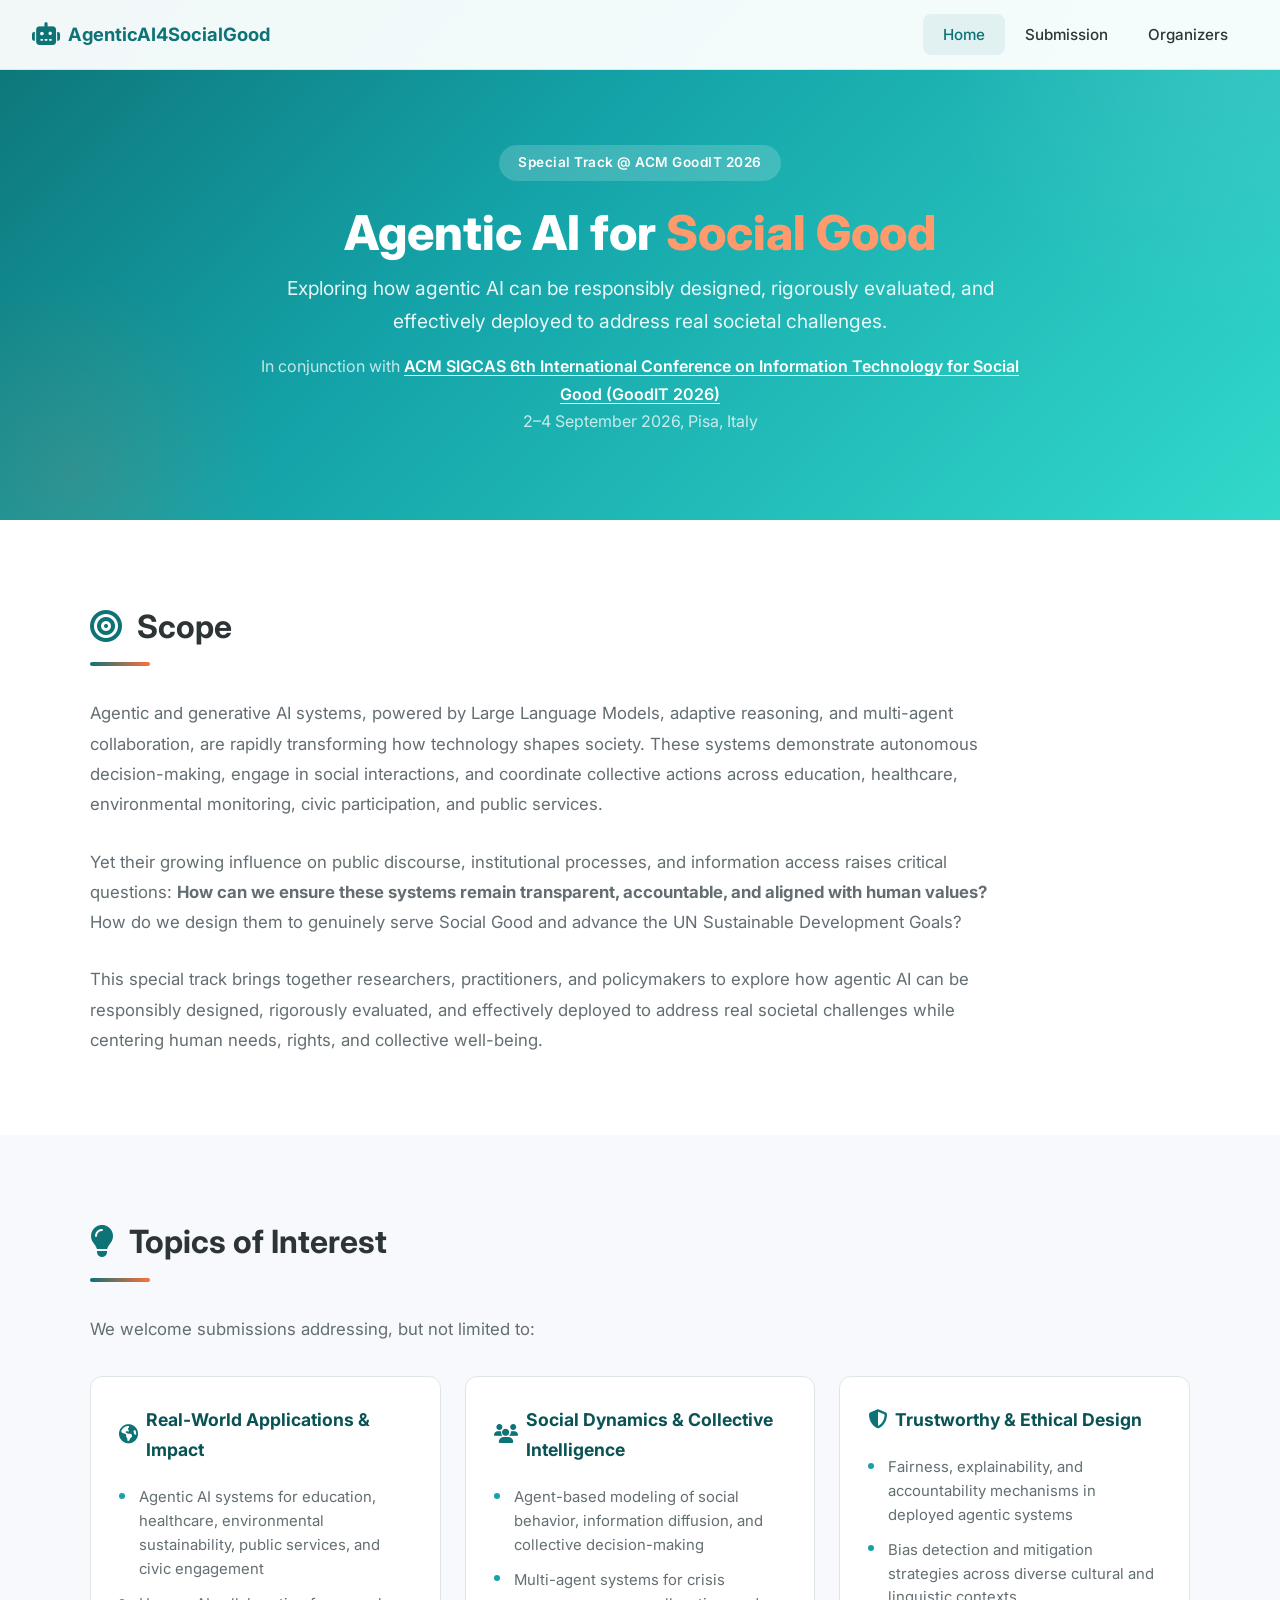
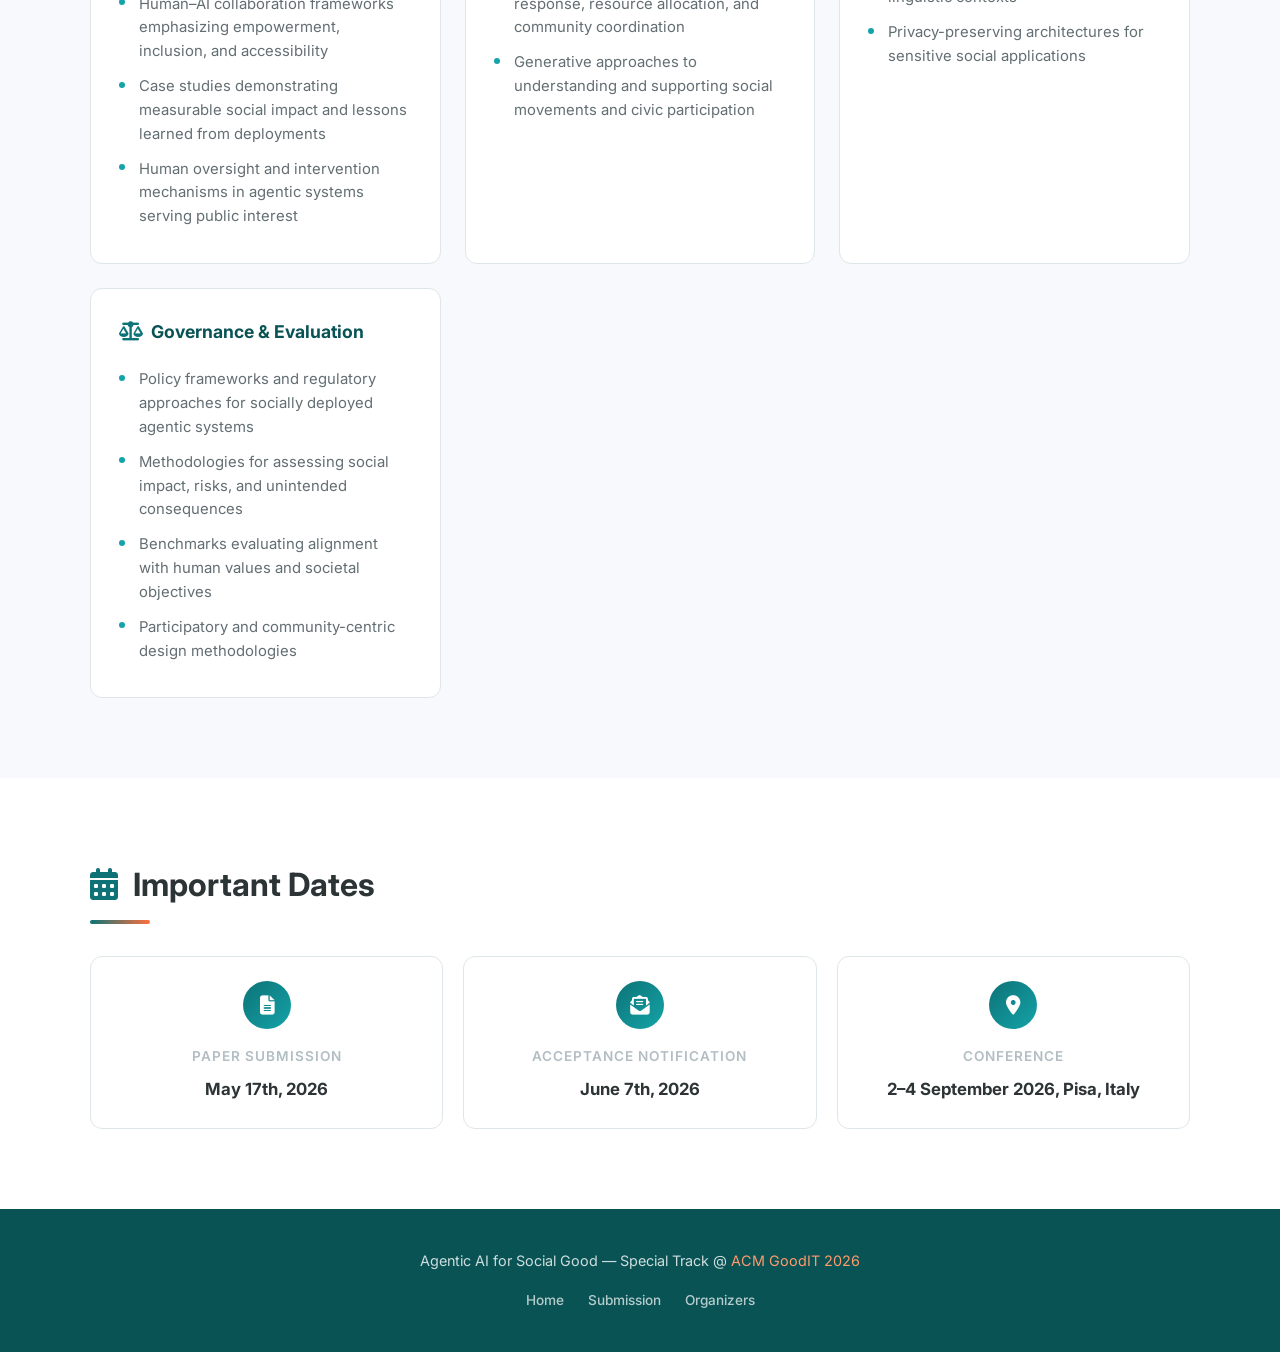
<file: index.html>
<!DOCTYPE html>
<html lang="en">
<head>
  <meta charset="UTF-8">
  <meta name="viewport" content="width=device-width, initial-scale=1.0">
  <title>Agentic AI for Social Good — Special Track @ ACM GoodIT 2026</title>
  <link rel="preconnect" href="https://fonts.googleapis.com">
  <link rel="preconnect" href="https://fonts.gstatic.com" crossorigin>
  <link href="https://fonts.googleapis.com/css2?family=Inter:wght@400;500;600;700;800&display=swap" rel="stylesheet">
  <link rel="stylesheet" href="https://cdnjs.cloudflare.com/ajax/libs/font-awesome/6.5.1/css/all.min.css">
  <link rel="stylesheet" href="css/style.css">
</head>
<body>

<!-- Navigation -->
<nav class="navbar" id="navbar">
  <a href="index.html" class="nav-brand">
    <i class="fas fa-robot"></i> AgenticAI4SocialGood
  </a>
  <button class="nav-toggle" id="navToggle" aria-label="Toggle navigation">
    <i class="fas fa-bars"></i>
  </button>
  <ul class="nav-links" id="navLinks">
    <li><a href="index.html" class="active">Home</a></li>
    <li><a href="submission.html">Submission</a></li>
    <li><a href="organizers.html">Organizers</a></li>
  </ul>
</nav>

<!-- Hero -->
<section class="hero">
  <div class="hero-content">
    <div class="hero-badge">Special Track @ ACM GoodIT 2026</div>
    <h1>Agentic AI for <span>Social Good</span></h1>
    <p class="subtitle">
      Exploring how agentic AI can be responsibly designed, rigorously evaluated, and effectively deployed to address real societal challenges.
    </p>
    <p class="conference-info">
      In conjunction with <a href="https://goodit2026.di.unipi.it/" target="_blank">ACM SIGCAS 6th International Conference on Information Technology for Social Good (GoodIT 2026)</a><br>
      2&ndash;4 September 2026, Pisa, Italy
    </p>
  </div>
</section>

<!-- Scope -->
<section class="section section-alt" id="scope">
  <div class="container">
    <h2 class="section-title"><i class="fas fa-bullseye"></i> Scope</h2>
    <div class="section-divider"></div>
    <p class="section-text">
      Agentic and generative AI systems, powered by Large Language Models, adaptive reasoning, and multi-agent collaboration, are rapidly transforming how technology shapes society. These systems demonstrate autonomous decision-making, engage in social interactions, and coordinate collective actions across education, healthcare, environmental monitoring, civic participation, and public services.
    </p>
    <br>
    <p class="section-text">
      Yet their growing influence on public discourse, institutional processes, and information access raises critical questions: <strong>How can we ensure these systems remain transparent, accountable, and aligned with human values?</strong> How do we design them to genuinely serve Social Good and advance the UN Sustainable Development Goals?
    </p>
    <br>
    <p class="section-text">
      This special track brings together researchers, practitioners, and policymakers to explore how agentic AI can be responsibly designed, rigorously evaluated, and effectively deployed to address real societal challenges while centering human needs, rights, and collective well-being.
    </p>
  </div>
</section>

<!-- Topics of Interest -->
<section class="section" id="topics">
  <div class="container">
    <h2 class="section-title"><i class="fas fa-lightbulb"></i> Topics of Interest</h2>
    <div class="section-divider"></div>
    <p class="section-text" style="margin-bottom: 1rem;">We welcome submissions addressing, but not limited to:</p>

    <div class="topics-grid">

      <div class="topic-card">
        <h3><i class="fas fa-globe-americas"></i> Real-World Applications &amp; Impact</h3>
        <ul>
          <li>Agentic AI systems for education, healthcare, environmental sustainability, public services, and civic engagement</li>
          <li>Human–AI collaboration frameworks emphasizing empowerment, inclusion, and accessibility</li>
          <li>Case studies demonstrating measurable social impact and lessons learned from deployments</li>
          <li>Human oversight and intervention mechanisms in agentic systems serving public interest</li>
        </ul>
      </div>

      <div class="topic-card">
        <h3><i class="fas fa-users"></i> Social Dynamics &amp; Collective Intelligence</h3>
        <ul>
          <li>Agent-based modeling of social behavior, information diffusion, and collective decision-making</li>
          <li>Multi-agent systems for crisis response, resource allocation, and community coordination</li>
          <li>Generative approaches to understanding and supporting social movements and civic participation</li>
        </ul>
      </div>

      <div class="topic-card">
        <h3><i class="fas fa-shield-alt"></i> Trustworthy &amp; Ethical Design</h3>
        <ul>
          <li>Fairness, explainability, and accountability mechanisms in deployed agentic systems</li>
          <li>Bias detection and mitigation strategies across diverse cultural and linguistic contexts</li>
          <li>Privacy-preserving architectures for sensitive social applications</li>
        </ul>
      </div>

      <div class="topic-card">
        <h3><i class="fas fa-balance-scale"></i> Governance &amp; Evaluation</h3>
        <ul>
          <li>Policy frameworks and regulatory approaches for socially deployed agentic systems</li>
          <li>Methodologies for assessing social impact, risks, and unintended consequences</li>
          <li>Benchmarks evaluating alignment with human values and societal objectives</li>
          <li>Participatory and community-centric design methodologies</li>
        </ul>
      </div>

    </div>
  </div>
</section>

<!-- Important Dates -->
<section class="section section-alt" id="dates">
  <div class="container">
    <h2 class="section-title"><i class="fas fa-calendar-alt"></i> Important Dates</h2>
    <div class="section-divider"></div>

    <div class="dates-grid">
      <div class="date-card">
        <div class="date-icon"><i class="fas fa-file-alt"></i></div>
        <div class="date-label">Paper Submission</div>
        <div class="date-value">May 17th, 2026</div>
      </div>
      <div class="date-card">
        <div class="date-icon"><i class="fas fa-envelope-open-text"></i></div>
        <div class="date-label">Acceptance Notification</div>
        <div class="date-value">June 7th, 2026</div>
      </div>
      <div class="date-card">
        <div class="date-icon"><i class="fas fa-map-marker-alt"></i></div>
        <div class="date-label">Conference</div>
        <div class="date-value">2&ndash;4 September 2026, Pisa, Italy</div>
      </div>
    </div>

  </div>
</section>

<!-- Footer -->
<footer class="footer">
  <p>Agentic AI for Social Good — Special Track @ <a href="https://goodit2026.di.unipi.it/" target="_blank">ACM GoodIT 2026</a></p>
  <div class="footer-links">
    <a href="index.html">Home</a>
    <a href="submission.html">Submission</a>
    <a href="organizers.html">Organizers</a>
  </div>
</footer>

<script>
// Navbar scroll effect
window.addEventListener('scroll', () => {
  document.getElementById('navbar').classList.toggle('scrolled', window.scrollY > 10);
});

// Mobile toggle
document.getElementById('navToggle').addEventListener('click', () => {
  document.getElementById('navLinks').classList.toggle('open');
});
</script>

</body>
</html>
</file>
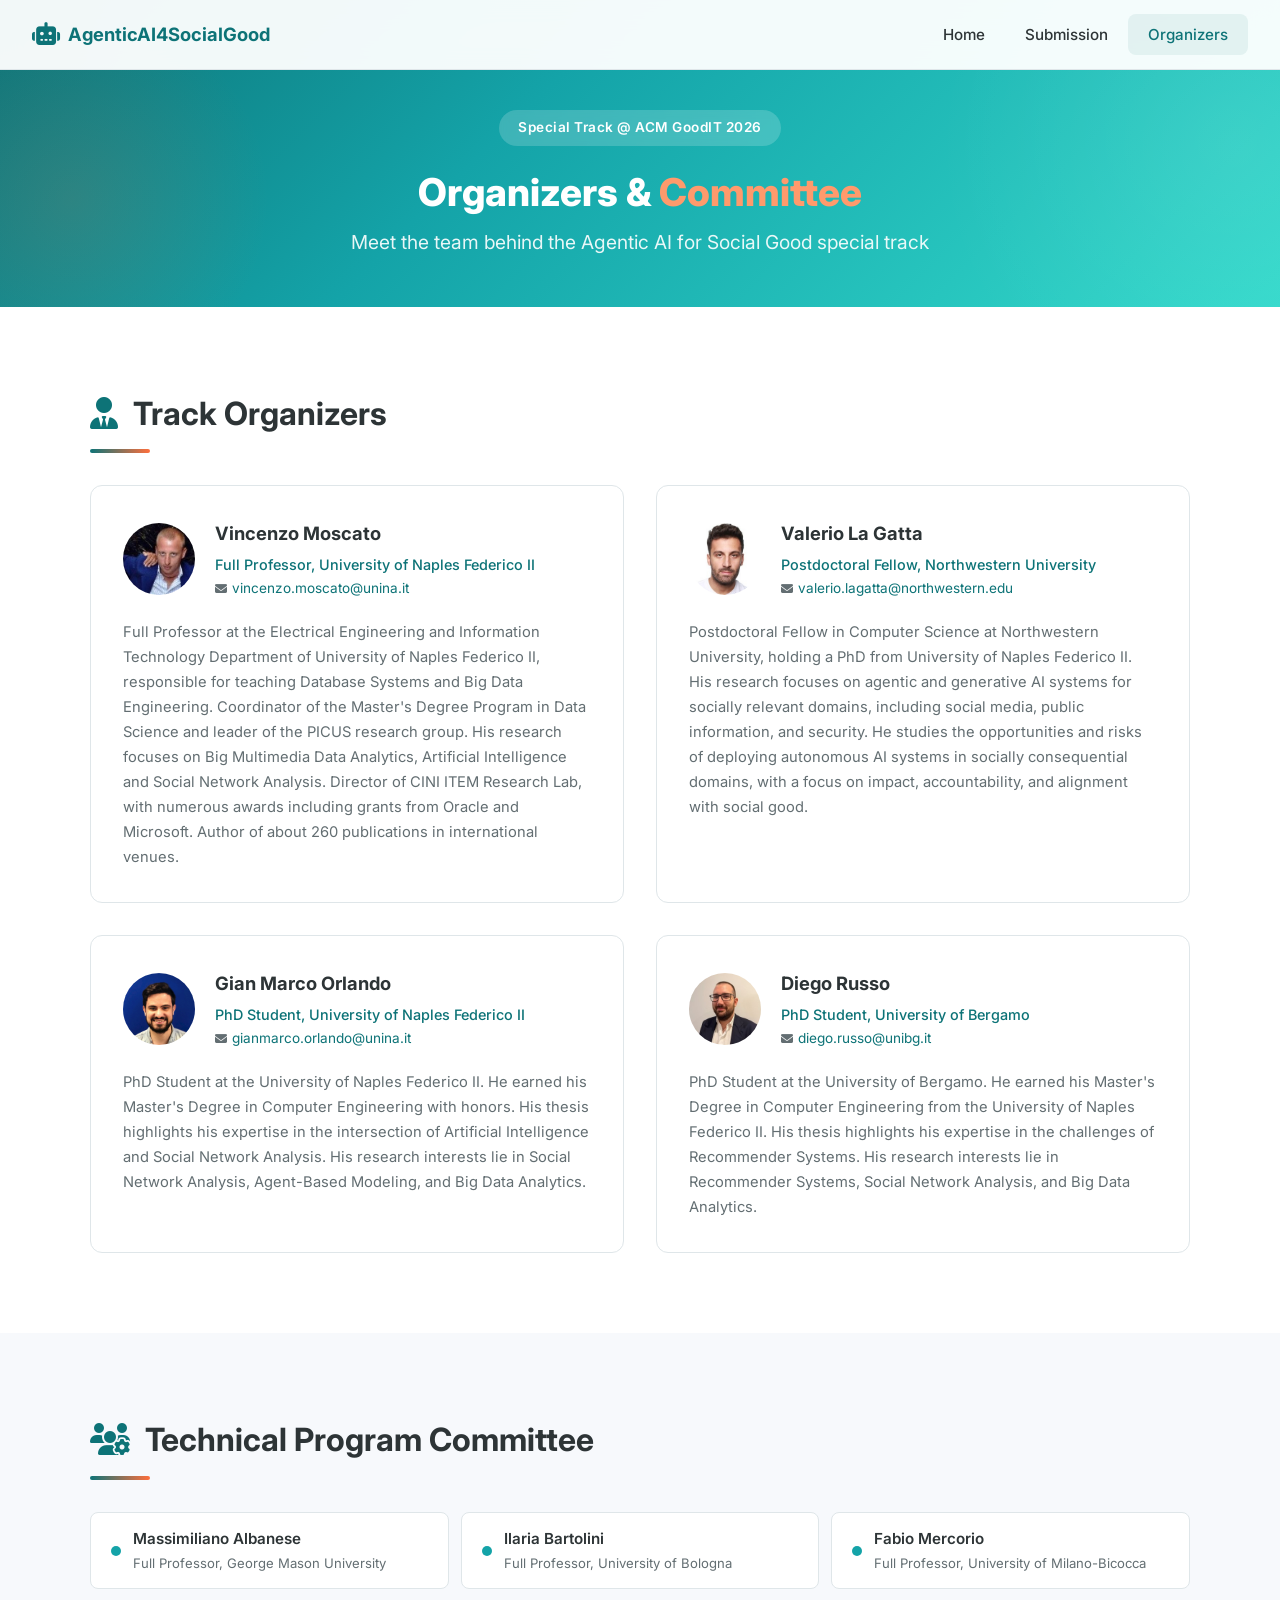
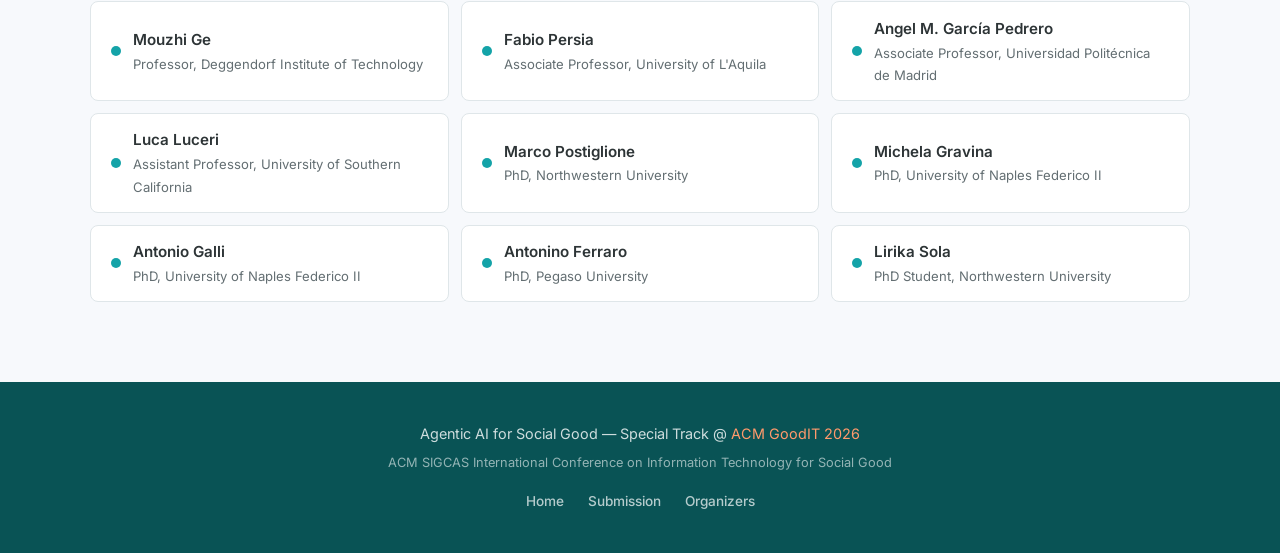
<file: organizers.html>
<!DOCTYPE html>
<html lang="en">
<head>
  <meta charset="UTF-8">
  <meta name="viewport" content="width=device-width, initial-scale=1.0">
  <title>Organizers — Agentic AI for Social Good @ ACM GoodIT 2026</title>
  <link rel="preconnect" href="https://fonts.googleapis.com">
  <link rel="preconnect" href="https://fonts.gstatic.com" crossorigin>
  <link href="https://fonts.googleapis.com/css2?family=Inter:wght@400;500;600;700;800&display=swap" rel="stylesheet">
  <link rel="stylesheet" href="https://cdnjs.cloudflare.com/ajax/libs/font-awesome/6.5.1/css/all.min.css">
  <link rel="stylesheet" href="css/style.css">
</head>
<body>

<!-- Navigation -->
<nav class="navbar" id="navbar">
  <a href="index.html" class="nav-brand">
    <i class="fas fa-robot"></i> AgenticAI4SocialGood
  </a>
  <button class="nav-toggle" id="navToggle" aria-label="Toggle navigation">
    <i class="fas fa-bars"></i>
  </button>
  <ul class="nav-links" id="navLinks">
    <li><a href="index.html">Home</a></li>
    <li><a href="submission.html">Submission</a></li>
    <li><a href="organizers.html" class="active">Organizers</a></li>
  </ul>
</nav>

<!-- Hero (compact) -->
<section class="hero" style="min-height: 300px; padding-top: 110px; padding-bottom: 40px;">
  <div class="hero-content">
    <div class="hero-badge">Special Track @ ACM GoodIT 2026</div>
    <h1 style="font-size: 2.4rem;">Organizers &amp; <span>Committee</span></h1>
    <p class="subtitle">Meet the team behind the Agentic AI for Social Good special track</p>
  </div>
</section>

<!-- Track Organizers -->
<section class="section section-alt">
  <div class="container">
    <h2 class="section-title"><i class="fas fa-user-tie"></i> Track Organizers</h2>
    <div class="section-divider"></div>

    <div class="organizers-grid">

      <!-- Vincenzo Moscato -->
      <div class="organizer-card">
        <div class="organizer-header">
          <div class="organizer-avatar"><img src="img/moscato.jpg" alt="Vincenzo Moscato"></div>
          <div class="organizer-info">
            <h3>Vincenzo Moscato</h3>
            <div class="affiliation">Full Professor, University of Naples Federico II</div>
            <div class="email"><i class="fas fa-envelope" style="font-size:0.75rem; margin-right:0.3rem;"></i><a href="mailto:vincenzo.moscato@unina.it">vincenzo.moscato@unina.it</a></div>
          </div>
        </div>
        <p class="organizer-bio">
          Full Professor at the Electrical Engineering and Information Technology Department of University of Naples Federico II, responsible for teaching Database Systems and Big Data Engineering. Coordinator of the Master's Degree Program in Data Science and leader of the PICUS research group. His research focuses on Big Multimedia Data Analytics, Artificial Intelligence and Social Network Analysis. Director of CINI ITEM Research Lab, with numerous awards including grants from Oracle and Microsoft. Author of about 260 publications in international venues.
        </p>
      </div>

      <!-- Valerio La Gatta -->
      <div class="organizer-card">
        <div class="organizer-header">
          <div class="organizer-avatar"><img src="img/lagatta.jpg" alt="Valerio La Gatta"></div>
          <div class="organizer-info">
            <h3>Valerio La Gatta</h3>
            <div class="affiliation">Postdoctoral Fellow, Northwestern University</div>
            <div class="email"><i class="fas fa-envelope" style="font-size:0.75rem; margin-right:0.3rem;"></i><a href="mailto:valerio.lagatta@northwestern.edu">valerio.lagatta@northwestern.edu</a></div>
          </div>
        </div>
        <p class="organizer-bio">
          Postdoctoral Fellow in Computer Science at Northwestern University, holding a PhD from University of Naples Federico II. His research focuses on agentic and generative AI systems for socially relevant domains, including social media, public information, and security. He studies the opportunities and risks of deploying autonomous AI systems in socially consequential domains, with a focus on impact, accountability, and alignment with social good.
        </p>
      </div>

      <!-- Gian Marco Orlando -->
      <div class="organizer-card">
        <div class="organizer-header">
          <div class="organizer-avatar"><img src="img/orlando.jpeg" alt="Gian Marco Orlando"></div>
          <div class="organizer-info">
            <h3>Gian Marco Orlando</h3>
            <div class="affiliation">PhD Student, University of Naples Federico II</div>
            <div class="email"><i class="fas fa-envelope" style="font-size:0.75rem; margin-right:0.3rem;"></i><a href="mailto:gianmarco.orlando@unina.it">gianmarco.orlando@unina.it</a></div>
          </div>
        </div>
        <p class="organizer-bio">
          PhD Student at the University of Naples Federico II. He earned his Master's Degree in Computer Engineering with honors. His thesis highlights his expertise in the intersection of Artificial Intelligence and Social Network Analysis. His research interests lie in Social Network Analysis, Agent-Based Modeling, and Big Data Analytics.
        </p>
      </div>

      <!-- Diego Russo -->
      <div class="organizer-card">
        <div class="organizer-header">
          <div class="organizer-avatar"><img src="img/russo.jpg" alt="Diego Russo"></div>
          <div class="organizer-info">
            <h3>Diego Russo</h3>
            <div class="affiliation">PhD Student, University of Bergamo</div>
            <div class="email"><i class="fas fa-envelope" style="font-size:0.75rem; margin-right:0.3rem;"></i><a href="mailto:diego.russo@unibg.it">diego.russo@unibg.it</a></div>
          </div>
        </div>
        <p class="organizer-bio">
          PhD Student at the University of Bergamo. He earned his Master's Degree in Computer Engineering from the University of Naples Federico II. His thesis highlights his expertise in the challenges of Recommender Systems. His research interests lie in Recommender Systems, Social Network Analysis, and Big Data Analytics.
        </p>
      </div>

    </div>
  </div>
</section>

<!-- TPC Members -->
<section class="section">
  <div class="container">
    <h2 class="section-title"><i class="fas fa-users-cog"></i> Technical Program Committee</h2>
    <div class="section-divider"></div>

    <div class="tpc-grid">

      <div class="tpc-member">
        <div class="tpc-dot"></div>
        <div>
          <div class="name">Massimiliano Albanese</div>
          <div class="role">Full Professor, George Mason University</div>
        </div>
      </div>

      <div class="tpc-member">
        <div class="tpc-dot"></div>
        <div>
          <div class="name">Ilaria Bartolini</div>
          <div class="role">Full Professor, University of Bologna</div>
        </div>
      </div>

      <div class="tpc-member">
        <div class="tpc-dot"></div>
        <div>
          <div class="name">Fabio Mercorio</div>
          <div class="role">Full Professor, University of Milano-Bicocca</div>
        </div>
      </div>

      <div class="tpc-member">
        <div class="tpc-dot"></div>
        <div>
          <div class="name">Mouzhi Ge</div>
          <div class="role">Professor, Deggendorf Institute of Technology</div>
        </div>
      </div>

      <div class="tpc-member">
        <div class="tpc-dot"></div>
        <div>
          <div class="name">Fabio Persia</div>
          <div class="role">Associate Professor, University of L'Aquila</div>
        </div>
      </div>

      <div class="tpc-member">
        <div class="tpc-dot"></div>
        <div>
          <div class="name">Angel M. García Pedrero</div>
          <div class="role">Associate Professor, Universidad Politécnica de Madrid</div>
        </div>
      </div>

      <div class="tpc-member">
        <div class="tpc-dot"></div>
        <div>
          <div class="name">Luca Luceri</div>
          <div class="role">Assistant Professor, University of Southern California</div>
        </div>
      </div>

      <div class="tpc-member">
        <div class="tpc-dot"></div>
        <div>
          <div class="name">Marco Postiglione</div>
          <div class="role">PhD, Northwestern University</div>
        </div>
      </div>

      <div class="tpc-member">
        <div class="tpc-dot"></div>
        <div>
          <div class="name">Michela Gravina</div>
          <div class="role">PhD, University of Naples Federico II</div>
        </div>
      </div>

      <div class="tpc-member">
        <div class="tpc-dot"></div>
        <div>
          <div class="name">Antonio Galli</div>
          <div class="role">PhD, University of Naples Federico II</div>
        </div>
      </div>

      <div class="tpc-member">
        <div class="tpc-dot"></div>
        <div>
          <div class="name">Antonino Ferraro</div>
          <div class="role">PhD, Pegaso University</div>
        </div>
      </div>

      <div class="tpc-member">
        <div class="tpc-dot"></div>
        <div>
          <div class="name">Lirika Sola</div>
          <div class="role">PhD Student, Northwestern University</div>
        </div>
      </div>

    </div>
  </div>
</section>

<!-- Footer -->
<footer class="footer">
  <p>Agentic AI for Social Good — Special Track @ <a href="https://goodit2026.di.unipi.it/" target="_blank">ACM GoodIT 2026</a></p>
  <p style="font-size:0.8rem; opacity:0.7; margin-top:0.25rem;">ACM SIGCAS International Conference on Information Technology for Social Good</p>
  <div class="footer-links">
    <a href="index.html">Home</a>
    <a href="submission.html">Submission</a>
    <a href="organizers.html">Organizers</a>
  </div>
</footer>

<script>
window.addEventListener('scroll', () => {
  document.getElementById('navbar').classList.toggle('scrolled', window.scrollY > 10);
});
document.getElementById('navToggle').addEventListener('click', () => {
  document.getElementById('navLinks').classList.toggle('open');
});
</script>

</body>
</html>
</file>
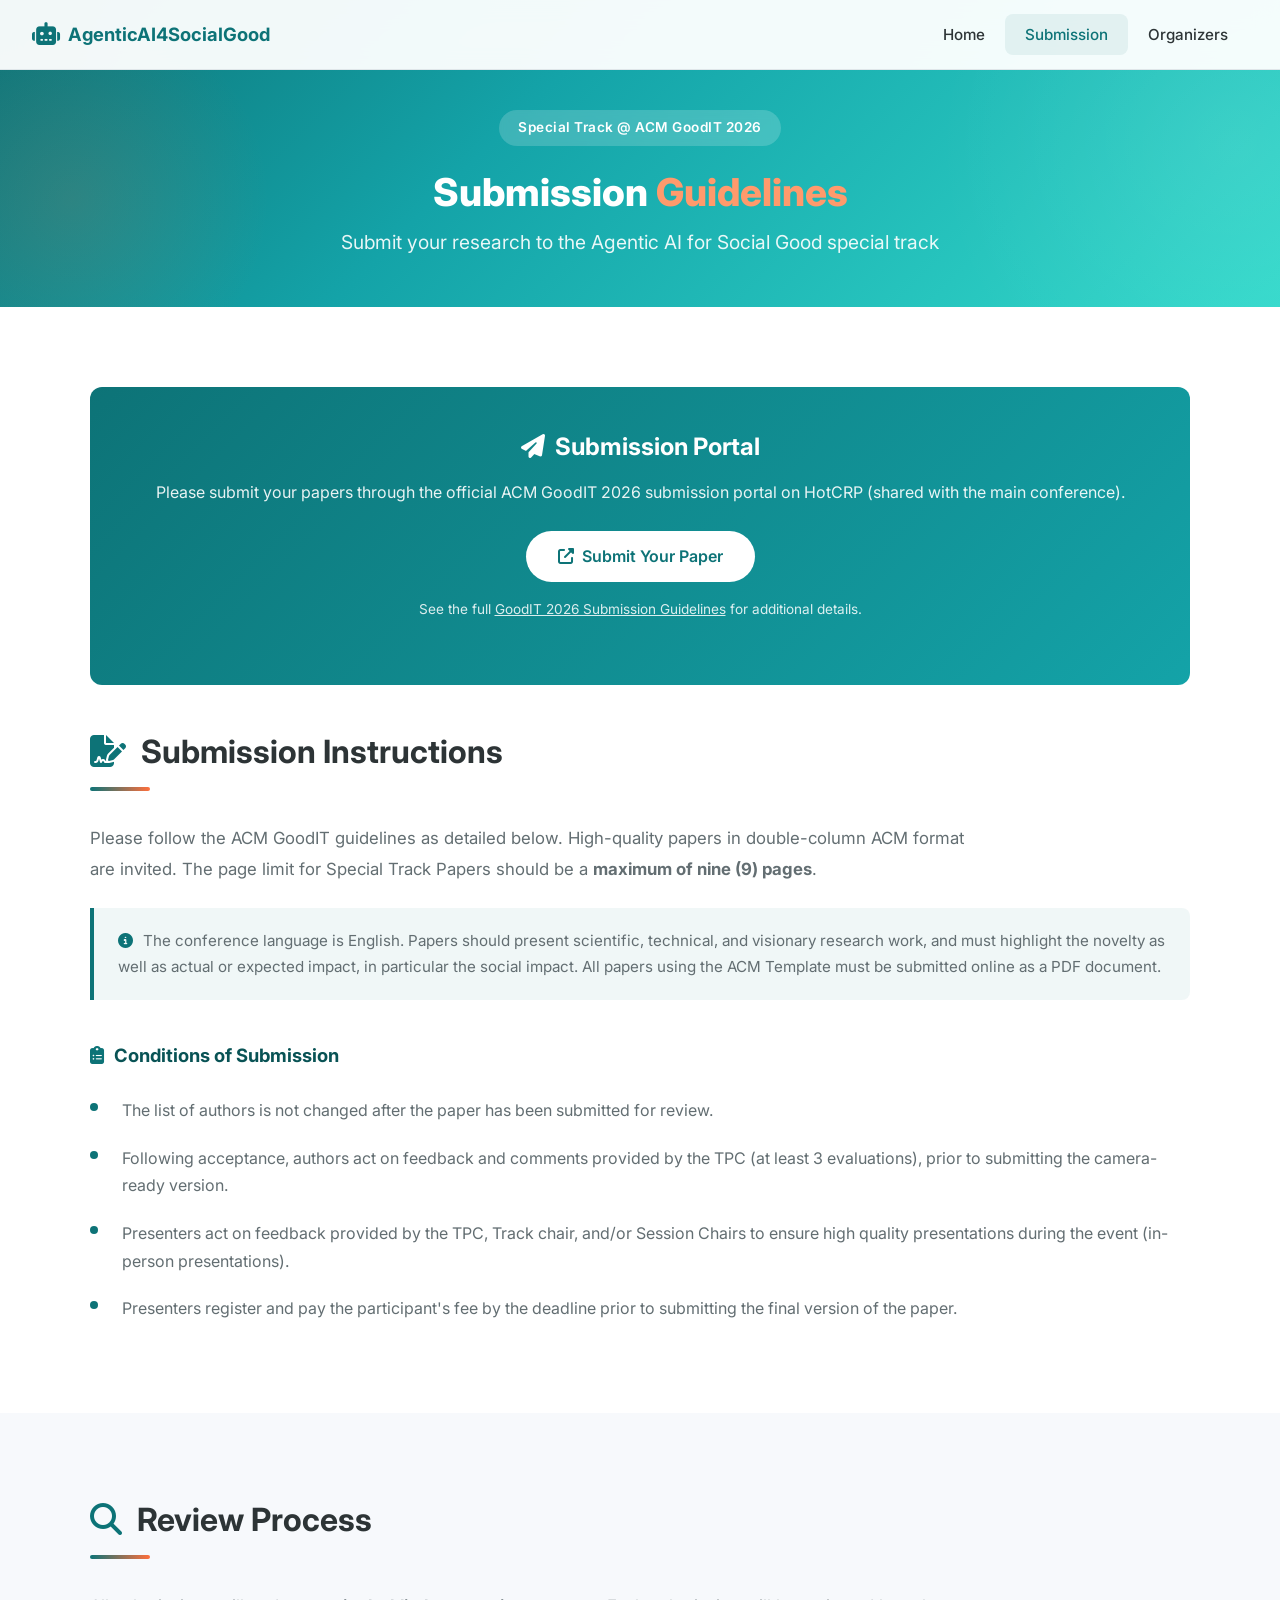
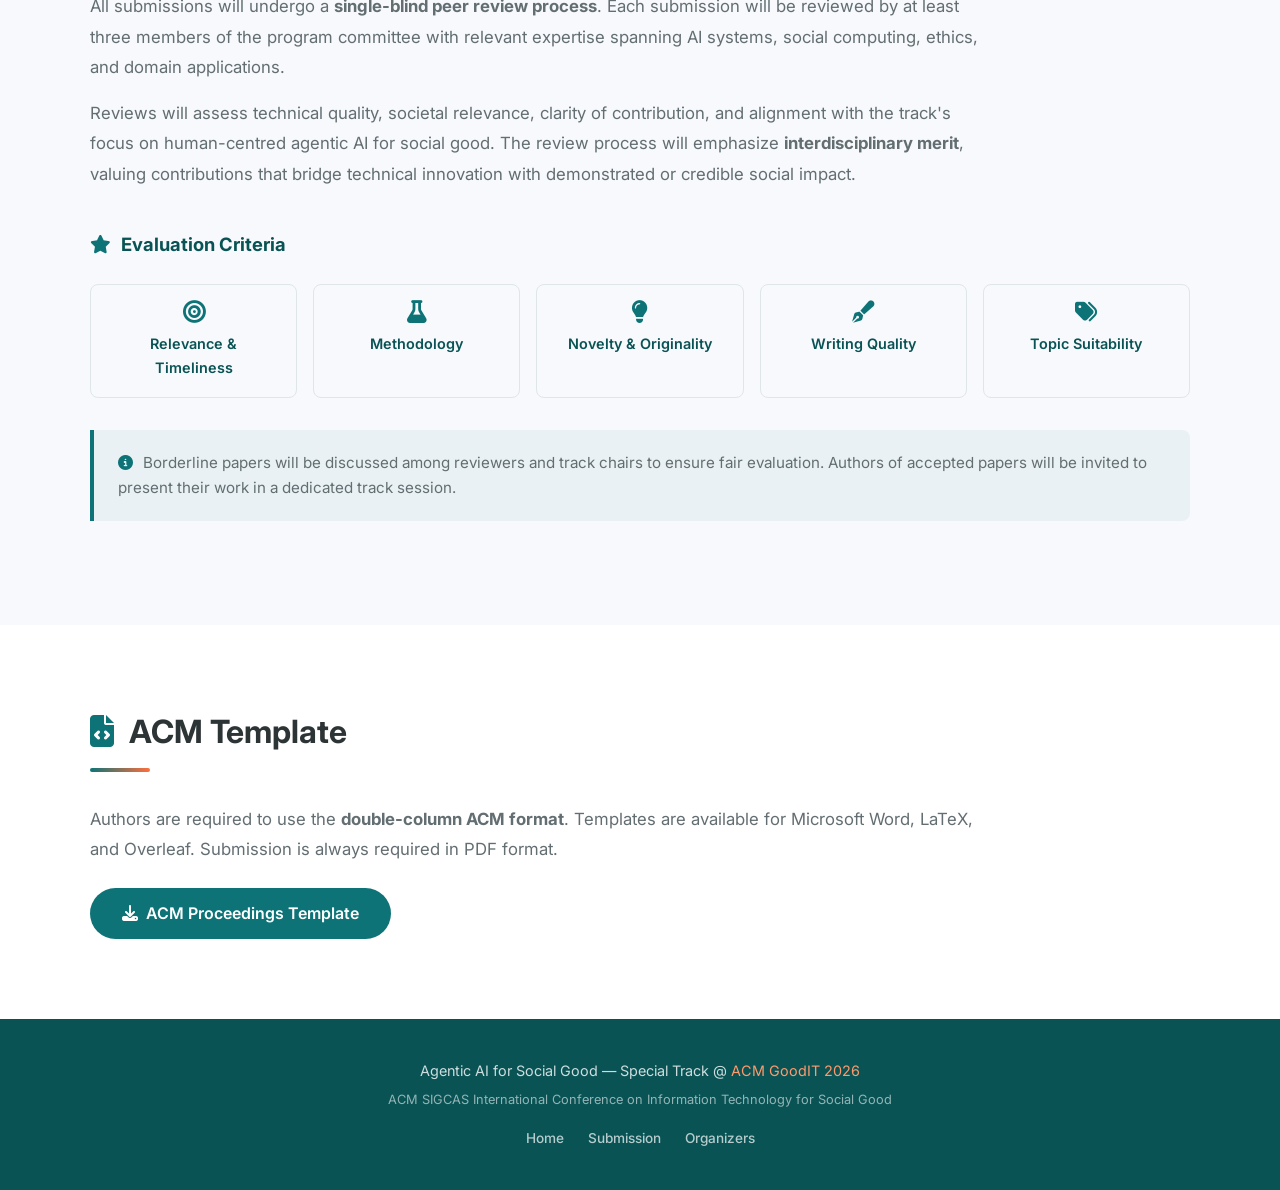
<file: submission.html>
<!DOCTYPE html>
<html lang="en">
<head>
  <meta charset="UTF-8">
  <meta name="viewport" content="width=device-width, initial-scale=1.0">
  <title>Submission — Agentic AI for Social Good @ ACM GoodIT 2026</title>
  <link rel="preconnect" href="https://fonts.googleapis.com">
  <link rel="preconnect" href="https://fonts.gstatic.com" crossorigin>
  <link href="https://fonts.googleapis.com/css2?family=Inter:wght@400;500;600;700;800&display=swap" rel="stylesheet">
  <link rel="stylesheet" href="https://cdnjs.cloudflare.com/ajax/libs/font-awesome/6.5.1/css/all.min.css">
  <link rel="stylesheet" href="css/style.css">
</head>
<body>

<!-- Navigation -->
<nav class="navbar" id="navbar">
  <a href="index.html" class="nav-brand">
    <i class="fas fa-robot"></i> AgenticAI4SocialGood
  </a>
  <button class="nav-toggle" id="navToggle" aria-label="Toggle navigation">
    <i class="fas fa-bars"></i>
  </button>
  <ul class="nav-links" id="navLinks">
    <li><a href="index.html">Home</a></li>
    <li><a href="submission.html" class="active">Submission</a></li>
    <li><a href="organizers.html">Organizers</a></li>
  </ul>
</nav>

<!-- Hero (compact) -->
<section class="hero" style="min-height: 300px; padding-top: 110px; padding-bottom: 40px;">
  <div class="hero-content">
    <div class="hero-badge">Special Track @ ACM GoodIT 2026</div>
    <h1 style="font-size: 2.4rem;">Submission <span>Guidelines</span></h1>
    <p class="subtitle">Submit your research to the Agentic AI for Social Good special track</p>
  </div>
</section>

<!-- Submission Portal -->
<section class="section section-alt">
  <div class="container">

    <div class="submission-portal">
      <h3><i class="fas fa-paper-plane"></i>&nbsp; Submission Portal</h3>
      <p>Please submit your papers through the official ACM GoodIT 2026 submission portal on HotCRP (shared with the main conference).</p>
      <a href="https://goodit2026.hotcrp.com/" target="_blank" class="btn btn-white"><i class="fas fa-external-link-alt"></i>&nbsp; Submit Your Paper</a>
      <p style="margin-top: 1rem; font-size: 0.85rem; opacity: 0.85;">See the full <a href="https://goodit2026.di.unipi.it/call_for_papers.html" target="_blank" style="color:#fff; text-decoration:underline;">GoodIT 2026 Submission Guidelines</a> for additional details.</p>
    </div>

    <!-- Submission Instructions -->
    <h2 class="section-title"><i class="fas fa-file-signature"></i> Submission Instructions</h2>
    <div class="section-divider"></div>

    <p class="section-text">
      Please follow the ACM GoodIT guidelines as detailed below. High-quality papers in double-column ACM format are invited. 
      The page limit for Special Track Papers should be a <strong>maximum of nine (9) pages</strong>.
    </p>

    <div class="info-box" style="margin-top: 1.5rem;">
      <p><i class="fas fa-info-circle" style="color: var(--primary); margin-right: 0.4rem;"></i>
        The conference language is English. Papers should present scientific, technical, and visionary research work, and must highlight the novelty as well as actual or expected impact, in particular the social impact. All papers using the ACM Template must be submitted online as a PDF document.
      </p>
    </div>

    <h3 style="margin-top: 2.5rem; margin-bottom: 1rem; font-size: 1.15rem; font-weight: 700; color: var(--primary-dark);">
      <i class="fas fa-clipboard-list" style="color: var(--primary); margin-right: 0.4rem;"></i> Conditions of Submission
    </h3>
    <ul class="guidelines-list">
      <li>The list of authors is not changed after the paper has been submitted for review.</li>
      <li>Following acceptance, authors act on feedback and comments provided by the TPC (at least 3 evaluations), prior to submitting the camera-ready version.</li>
      <li>Presenters act on feedback provided by the TPC, Track chair, and/or Session Chairs to ensure high quality presentations during the event (in-person presentations).</li>
      <li>Presenters register and pay the participant's fee by the deadline prior to submitting the final version of the paper.</li>
    </ul>

  </div>
</section>

<!-- Review Process & Criteria -->
<section class="section">
  <div class="container">
    <h2 class="section-title"><i class="fas fa-search"></i> Review Process</h2>
    <div class="section-divider"></div>

    <p class="section-text">
      All submissions will undergo a <strong>single-blind peer review process</strong>. Each submission will be reviewed by at least three members of the program committee with relevant expertise spanning AI systems, social computing, ethics, and domain applications.
    </p>
    <p class="section-text" style="margin-top: 1rem;">
      Reviews will assess technical quality, societal relevance, clarity of contribution, and alignment with the track's focus on human-centred agentic AI for social good. The review process will emphasize <strong>interdisciplinary merit</strong>, valuing contributions that bridge technical innovation with demonstrated or credible social impact.
    </p>

    <h3 style="margin-top: 2.5rem; margin-bottom: 0.75rem; font-size: 1.15rem; font-weight: 700; color: var(--primary-dark);">
      <i class="fas fa-star" style="color: var(--primary); margin-right: 0.4rem;"></i> Evaluation Criteria
    </h3>

    <div class="criteria-grid">
      <div class="criteria-item">
        <i class="fas fa-bullseye"></i>
        Relevance &amp; Timeliness
      </div>
      <div class="criteria-item">
        <i class="fas fa-flask"></i>
        Methodology
      </div>
      <div class="criteria-item">
        <i class="fas fa-lightbulb"></i>
        Novelty &amp; Originality
      </div>
      <div class="criteria-item">
        <i class="fas fa-pen-fancy"></i>
        Writing Quality
      </div>
      <div class="criteria-item">
        <i class="fas fa-tags"></i>
        Topic Suitability
      </div>
    </div>

    <div class="info-box" style="margin-top: 2rem;">
      <p>
        <i class="fas fa-info-circle" style="color: var(--primary); margin-right: 0.4rem;"></i>
        Borderline papers will be discussed among reviewers and track chairs to ensure fair evaluation. Authors of accepted papers will be invited to present their work in a dedicated track session.
      </p>
    </div>
  </div>
</section>

<!-- ACM Template -->
<section class="section section-alt">
  <div class="container">
    <h2 class="section-title"><i class="fas fa-file-code"></i> ACM Template</h2>
    <div class="section-divider"></div>

    <p class="section-text">
      Authors are required to use the <strong>double-column ACM format</strong>. Templates are available for Microsoft Word, LaTeX, and Overleaf. Submission is always required in PDF format.
    </p>

    <div style="margin-top: 1.5rem;">
      <a href="https://www.acm.org/publications/proceedings-template" target="_blank" class="btn btn-primary">
        <i class="fas fa-download"></i>&nbsp; ACM Proceedings Template
      </a>
    </div>
  </div>
</section>

<!-- Footer -->
<footer class="footer">
  <p>Agentic AI for Social Good — Special Track @ <a href="https://goodit2026.di.unipi.it/" target="_blank">ACM GoodIT 2026</a></p>
  <p style="font-size:0.8rem; opacity:0.7; margin-top:0.25rem;">ACM SIGCAS International Conference on Information Technology for Social Good</p>
  <div class="footer-links">
    <a href="index.html">Home</a>
    <a href="submission.html">Submission</a>
    <a href="organizers.html">Organizers</a>
  </div>
</footer>

<script>
window.addEventListener('scroll', () => {
  document.getElementById('navbar').classList.toggle('scrolled', window.scrollY > 10);
});
document.getElementById('navToggle').addEventListener('click', () => {
  document.getElementById('navLinks').classList.toggle('open');
});
</script>

</body>
</html>
</file>
<file: css/style.css>
/* ===== Reset & Base ===== */
*,
*::before,
*::after {
  margin: 0;
  padding: 0;
  box-sizing: border-box;
}

:root {
  --primary: #0d7377;
  --primary-dark: #095355;
  --primary-light: #14a3a8;
  --accent: #ff6f3c;
  --accent-light: #ff9a6c;
  --bg: #f7f9fc;
  --bg-white: #ffffff;
  --text: #2d3436;
  --text-light: #636e72;
  --text-lighter: #b2bec3;
  --border: #dfe6e9;
  --shadow: 0 4px 24px rgba(0, 0, 0, 0.08);
  --shadow-lg: 0 8px 40px rgba(0, 0, 0, 0.12);
  --radius: 12px;
  --radius-sm: 8px;
  --transition: 0.3s ease;
}

html {
  scroll-behavior: smooth;
}

body {
  font-family: 'Inter', -apple-system, BlinkMacSystemFont, 'Segoe UI', Roboto, sans-serif;
  color: var(--text);
  background: var(--bg);
  line-height: 1.7;
  font-size: 16px;
}

a {
  color: var(--primary);
  text-decoration: none;
  transition: color var(--transition);
}

a:hover {
  color: var(--accent);
}

img {
  max-width: 100%;
  height: auto;
}

/* ===== Navigation ===== */
.navbar {
  position: fixed;
  top: 0;
  left: 0;
  right: 0;
  z-index: 1000;
  background: rgba(255, 255, 255, 0.95);
  backdrop-filter: blur(12px);
  border-bottom: 1px solid var(--border);
  padding: 0 2rem;
  height: 70px;
  display: flex;
  align-items: center;
  justify-content: space-between;
  transition: box-shadow var(--transition);
}

.navbar.scrolled {
  box-shadow: var(--shadow);
}

.nav-brand {
  font-weight: 700;
  font-size: 1.15rem;
  color: var(--primary);
  display: flex;
  align-items: center;
  gap: 0.5rem;
}

.nav-brand i {
  font-size: 1.4rem;
}

.nav-links {
  display: flex;
  gap: 0;
  list-style: none;
}

.nav-links li a {
  display: block;
  padding: 0.5rem 1.25rem;
  font-weight: 500;
  font-size: 0.95rem;
  color: var(--text);
  border-radius: var(--radius-sm);
  transition: all var(--transition);
}

.nav-links li a:hover,
.nav-links li a.active {
  color: var(--primary);
  background: rgba(13, 115, 119, 0.08);
}

.nav-toggle {
  display: none;
  background: none;
  border: none;
  font-size: 1.5rem;
  color: var(--text);
  cursor: pointer;
}

/* ===== Hero Section ===== */
.hero {
  min-height: 520px;
  display: flex;
  align-items: center;
  justify-content: center;
  text-align: center;
  padding: 120px 2rem 60px;
  background: linear-gradient(135deg, #0d7377 0%, #14a3a8 40%, #32d9cb 100%);
  position: relative;
  overflow: hidden;
}

.hero::before {
  content: '';
  position: absolute;
  top: -50%;
  right: -20%;
  width: 600px;
  height: 600px;
  background: radial-gradient(circle, rgba(255, 255, 255, 0.08) 0%, transparent 70%);
  border-radius: 50%;
}

.hero::after {
  content: '';
  position: absolute;
  bottom: -30%;
  left: -10%;
  width: 400px;
  height: 400px;
  background: radial-gradient(circle, rgba(255, 111, 60, 0.12) 0%, transparent 70%);
  border-radius: 50%;
}

.hero-content {
  position: relative;
  z-index: 1;
  max-width: 800px;
}

.hero-badge {
  display: inline-block;
  background: rgba(255, 255, 255, 0.18);
  color: #fff;
  padding: 0.4rem 1.2rem;
  border-radius: 50px;
  font-size: 0.85rem;
  font-weight: 600;
  letter-spacing: 0.5px;
  margin-bottom: 1.5rem;
  backdrop-filter: blur(4px);
}

.hero h1 {
  font-size: 3rem;
  font-weight: 800;
  color: #fff;
  line-height: 1.15;
  margin-bottom: 0.75rem;
}

.hero h1 span {
  color: var(--accent-light);
}

.hero .subtitle {
  font-size: 1.2rem;
  color: rgba(255, 255, 255, 0.9);
  font-weight: 400;
  margin-bottom: 0.5rem;
}

.hero .conference-info {
  font-size: 1rem;
  color: rgba(255, 255, 255, 0.75);
  margin-top: 1rem;
}

.hero .conference-info a {
  color: #fff;
  font-weight: 600;
  text-decoration: underline;
  text-underline-offset: 3px;
}

.hero .conference-info a:hover {
  color: var(--accent-light);
}

/* ===== Section Styles ===== */
.section {
  padding: 80px 2rem;
}

.section-alt {
  background: var(--bg-white);
}

.container {
  max-width: 1100px;
  margin: 0 auto;
}

.section-title {
  font-size: 2rem;
  font-weight: 700;
  color: var(--text);
  margin-bottom: 0.5rem;
}

.section-title i {
  color: var(--primary);
  margin-right: 0.5rem;
}

.section-divider {
  width: 60px;
  height: 4px;
  background: linear-gradient(90deg, var(--primary), var(--accent));
  border-radius: 2px;
  margin-bottom: 2rem;
}

.section-text {
  font-size: 1.05rem;
  color: var(--text-light);
  line-height: 1.8;
  max-width: 900px;
}

/* ===== Topic Cards ===== */
.topics-grid {
  display: grid;
  grid-template-columns: repeat(auto-fit, minmax(280px, 1fr));
  gap: 1.5rem;
  margin-top: 2rem;
}

.topic-card {
  background: var(--bg-white);
  border: 1px solid var(--border);
  border-radius: var(--radius);
  padding: 1.75rem;
  transition: all var(--transition);
  position: relative;
  overflow: hidden;
}

.topic-card::before {
  content: '';
  position: absolute;
  top: 0;
  left: 0;
  right: 0;
  height: 4px;
  background: linear-gradient(90deg, var(--primary), var(--primary-light));
  transform: scaleX(0);
  transition: transform var(--transition);
}

.topic-card:hover {
  transform: translateY(-4px);
  box-shadow: var(--shadow);
}

.topic-card:hover::before {
  transform: scaleX(1);
}

.topic-card h3 {
  font-size: 1.1rem;
  font-weight: 700;
  color: var(--primary-dark);
  margin-bottom: 1rem;
  display: flex;
  align-items: center;
  gap: 0.5rem;
}

.topic-card h3 i {
  color: var(--primary);
  font-size: 1.2rem;
}

.topic-card ul {
  list-style: none;
  padding: 0;
}

.topic-card ul li {
  padding: 0.35rem 0;
  padding-left: 1.25rem;
  position: relative;
  font-size: 0.93rem;
  color: var(--text-light);
  line-height: 1.6;
}

.topic-card ul li::before {
  content: '';
  position: absolute;
  left: 0;
  top: 0.75rem;
  width: 6px;
  height: 6px;
  border-radius: 50%;
  background: var(--primary-light);
}

/* ===== Dates Section ===== */
.dates-grid {
  display: grid;
  grid-template-columns: repeat(auto-fit, minmax(220px, 1fr));
  gap: 1.25rem;
  margin-top: 2rem;
}

.date-card {
  background: var(--bg-white);
  border: 1px solid var(--border);
  border-radius: var(--radius);
  padding: 1.5rem;
  text-align: center;
  transition: all var(--transition);
}

.date-card:hover {
  transform: translateY(-3px);
  box-shadow: var(--shadow);
  border-color: var(--primary-light);
}

.date-card .date-icon {
  width: 48px;
  height: 48px;
  border-radius: 50%;
  background: linear-gradient(135deg, var(--primary), var(--primary-light));
  display: flex;
  align-items: center;
  justify-content: center;
  margin: 0 auto 1rem;
  color: #fff;
  font-size: 1.2rem;
}

.date-card .date-label {
  font-size: 0.85rem;
  text-transform: uppercase;
  letter-spacing: 1px;
  color: var(--text-lighter);
  font-weight: 600;
  margin-bottom: 0.4rem;
}

.date-card .date-value {
  font-size: 1.05rem;
  font-weight: 700;
  color: var(--text);
}

/* ===== Submission Page ===== */
.submission-portal {
  background: linear-gradient(135deg, var(--primary), var(--primary-light));
  border-radius: var(--radius);
  padding: 2.5rem;
  text-align: center;
  margin-bottom: 2.5rem;
  color: #fff;
}

.submission-portal h3 {
  font-size: 1.5rem;
  margin-bottom: 0.75rem;
}

.submission-portal p {
  margin-bottom: 1.5rem;
  opacity: 0.9;
}

.btn {
  display: inline-block;
  padding: 0.75rem 2rem;
  border-radius: 50px;
  font-weight: 600;
  font-size: 1rem;
  transition: all var(--transition);
  cursor: pointer;
  border: none;
}

.btn-white {
  background: #fff;
  color: var(--primary);
}

.btn-white:hover {
  background: var(--accent);
  color: #fff;
  transform: translateY(-2px);
  box-shadow: 0 4px 16px rgba(255, 111, 60, 0.3);
}

.btn-primary {
  background: var(--primary);
  color: #fff;
}

.btn-primary:hover {
  background: var(--primary-dark);
  transform: translateY(-2px);
}

.guidelines-list {
  list-style: none;
  padding: 0;
}

.guidelines-list li {
  padding: 0.65rem 0;
  padding-left: 2rem;
  position: relative;
  color: var(--text-light);
  line-height: 1.7;
}

.guidelines-list li::before {
  content: '';
  position: absolute;
  left: 0;
  top: 1rem;
  width: 8px;
  height: 8px;
  border-radius: 50%;
  background: var(--primary);
}

.criteria-grid {
  display: grid;
  grid-template-columns: repeat(auto-fit, minmax(180px, 1fr));
  gap: 1rem;
  margin-top: 1.5rem;
}

.criteria-item {
  background: var(--bg);
  border-radius: var(--radius-sm);
  padding: 1rem 1.25rem;
  text-align: center;
  font-weight: 600;
  font-size: 0.9rem;
  color: var(--primary-dark);
  border: 1px solid var(--border);
}

.criteria-item i {
  display: block;
  font-size: 1.4rem;
  color: var(--primary);
  margin-bottom: 0.5rem;
}

/* ===== Organizer Cards ===== */
.organizers-grid {
  display: grid;
  grid-template-columns: repeat(auto-fit, minmax(480px, 1fr));
  gap: 2rem;
  margin-top: 2rem;
}

.organizer-card {
  background: var(--bg-white);
  border: 1px solid var(--border);
  border-radius: var(--radius);
  padding: 2rem;
  transition: all var(--transition);
}

.organizer-card:hover {
  box-shadow: var(--shadow);
  transform: translateY(-3px);
}

.organizer-header {
  display: flex;
  align-items: center;
  gap: 1.25rem;
  margin-bottom: 1.25rem;
}

.organizer-avatar {
  width: 72px;
  height: 72px;
  border-radius: 50%;
  background: linear-gradient(135deg, var(--primary), var(--primary-light));
  display: flex;
  align-items: center;
  justify-content: center;
  color: #fff;
  font-size: 1.6rem;
  font-weight: 700;
  flex-shrink: 0;
  overflow: hidden;
}

.organizer-avatar img {
  width: 100%;
  height: 100%;
  object-fit: cover;
}

.organizer-info h3 {
  font-size: 1.15rem;
  font-weight: 700;
  color: var(--text);
  margin-bottom: 0.2rem;
}

.organizer-info .affiliation {
  font-size: 0.9rem;
  color: var(--primary);
  font-weight: 500;
}

.organizer-info .email {
  font-size: 0.85rem;
  color: var(--text-light);
}

.organizer-bio {
  font-size: 0.92rem;
  color: var(--text-light);
  line-height: 1.7;
}

/* ===== TPC Section ===== */
.tpc-grid {
  display: grid;
  grid-template-columns: repeat(auto-fit, minmax(300px, 1fr));
  gap: 0.75rem;
  margin-top: 1.5rem;
}

.tpc-member {
  display: flex;
  align-items: center;
  gap: 0.75rem;
  padding: 0.85rem 1.25rem;
  background: var(--bg-white);
  border: 1px solid var(--border);
  border-radius: var(--radius-sm);
  transition: all var(--transition);
}

.tpc-member:hover {
  border-color: var(--primary-light);
  background: rgba(13, 115, 119, 0.03);
}

.tpc-dot {
  width: 10px;
  height: 10px;
  border-radius: 50%;
  background: var(--primary-light);
  flex-shrink: 0;
}

.tpc-member .name {
  font-weight: 600;
  font-size: 0.95rem;
  color: var(--text);
}

.tpc-member .role {
  font-size: 0.82rem;
  color: var(--text-light);
}

/* ===== Footer ===== */
.footer {
  background: var(--primary-dark);
  color: rgba(255, 255, 255, 0.8);
  text-align: center;
  padding: 2.5rem 2rem;
}

.footer p {
  font-size: 0.9rem;
  margin-bottom: 0.35rem;
}

.footer a {
  color: var(--accent-light);
}

.footer a:hover {
  color: #fff;
}

.footer .footer-links {
  margin-top: 1rem;
  display: flex;
  justify-content: center;
  gap: 1.5rem;
  flex-wrap: wrap;
}

.footer .footer-links a {
  color: rgba(255, 255, 255, 0.7);
  font-size: 0.85rem;
  font-weight: 500;
}

/* ===== Responsive ===== */
@media (max-width: 768px) {
  .nav-links {
    display: none;
    position: absolute;
    top: 70px;
    left: 0;
    right: 0;
    background: var(--bg-white);
    flex-direction: column;
    padding: 1rem;
    border-bottom: 1px solid var(--border);
    box-shadow: var(--shadow);
  }

  .nav-links.open {
    display: flex;
  }

  .nav-toggle {
    display: block;
  }

  .hero h1 {
    font-size: 2rem;
  }

  .hero .subtitle {
    font-size: 1rem;
  }

  .hero {
    min-height: 400px;
    padding: 100px 1.5rem 50px;
  }

  .section {
    padding: 50px 1.25rem;
  }

  .section-title {
    font-size: 1.5rem;
  }

  .topics-grid {
    grid-template-columns: 1fr;
  }

  .organizers-grid {
    grid-template-columns: 1fr;
  }

  .dates-grid {
    grid-template-columns: repeat(2, 1fr);
  }
}

@media (max-width: 480px) {
  .dates-grid {
    grid-template-columns: 1fr;
  }
}

/* ===== Info box ===== */
.info-box {
  background: rgba(13, 115, 119, 0.06);
  border-left: 4px solid var(--primary);
  border-radius: 0 var(--radius-sm) var(--radius-sm) 0;
  padding: 1.25rem 1.5rem;
  margin: 1.5rem 0;
}

.info-box p {
  font-size: 0.95rem;
  color: var(--text-light);
  line-height: 1.7;
}

/* ===== Review Process ===== */
.review-process {
  background: var(--bg);
  border-radius: var(--radius);
  padding: 2rem;
  margin-top: 2rem;
}

.review-process h3 {
  font-size: 1.2rem;
  font-weight: 700;
  color: var(--primary-dark);
  margin-bottom: 1rem;
}

.review-process p {
  font-size: 0.95rem;
  color: var(--text-light);
  line-height: 1.8;
}
</file>
